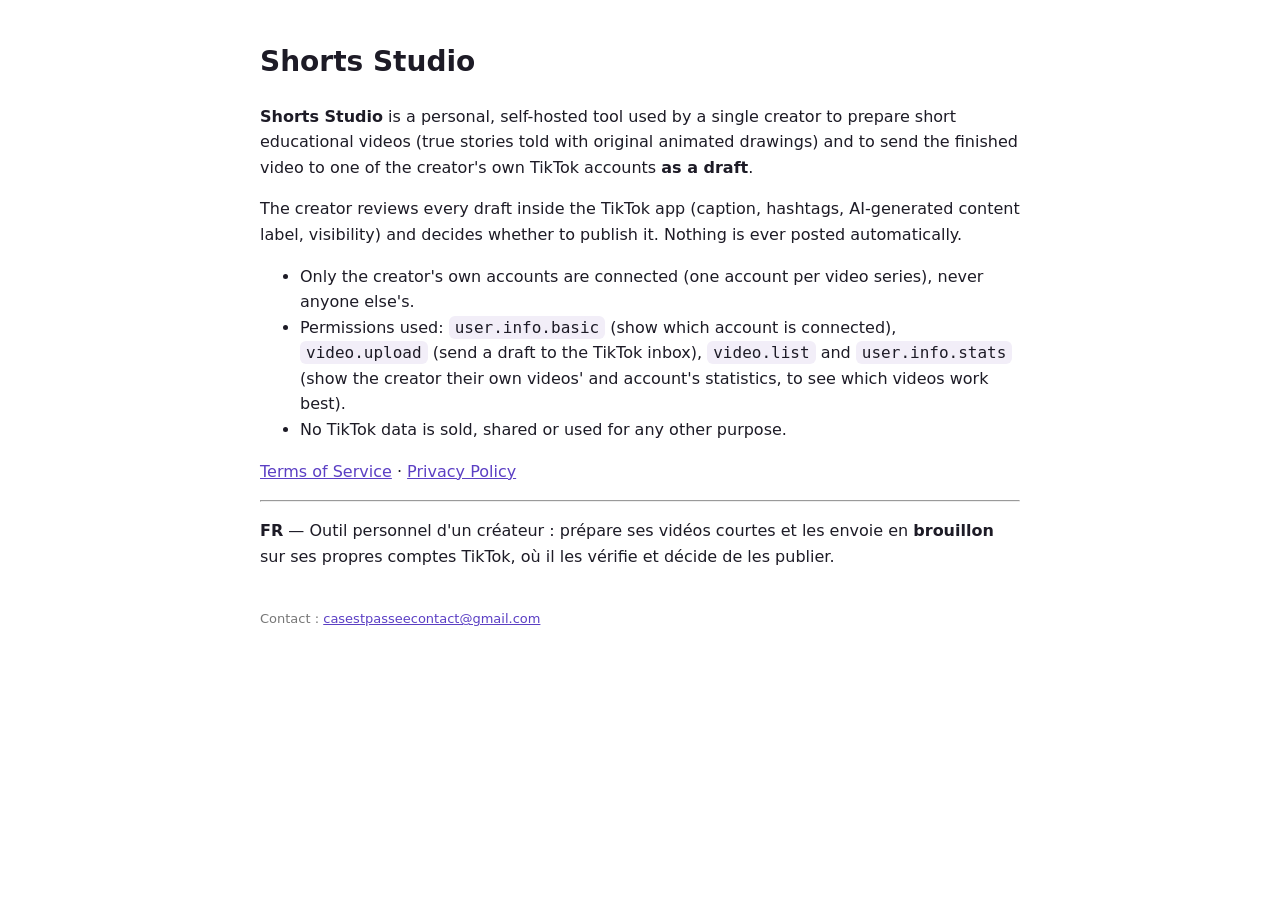
<file: index.html>
<!DOCTYPE html><html lang="en"><head><meta charset="utf-8"><meta name="viewport" content="width=device-width,initial-scale=1">
<title>Shorts Studio</title><link rel="stylesheet" href="style.css"></head><body>
<h1>Shorts Studio</h1>
<p><b>Shorts Studio</b> is a personal, self-hosted tool used by a single creator to prepare short educational videos (true stories told with original animated drawings) and to send the finished video to one of the creator's own TikTok accounts <b>as a draft</b>.</p>
<p>The creator reviews every draft inside the TikTok app (caption, hashtags, AI-generated content label, visibility) and decides whether to publish it. Nothing is ever posted automatically.</p>
<ul><li>Only the creator's own accounts are connected (one account per video series), never anyone else's.</li><li>Permissions used: <code>user.info.basic</code> (show which account is connected), <code>video.upload</code> (send a draft to the TikTok inbox), <code>video.list</code> and <code>user.info.stats</code> (show the creator their own videos' and account's statistics, to see which videos work best).</li>
<li>No TikTok data is sold, shared or used for any other purpose.</li></ul>
<p><a href="terms.html">Terms of Service</a> · <a href="privacy.html">Privacy Policy</a></p>
<hr><p lang="fr"><b>FR</b> — Outil personnel d'un créateur : prépare ses vidéos courtes et les envoie en <b>brouillon</b> sur ses propres comptes TikTok, où il les vérifie et décide de les publier.</p>
<footer>Contact : <span class="mail">casestpasseecontact [at] gmail [dot] com</span></footer><script>document.querySelectorAll(".mail").forEach(function(e){var a=["casestpasseecontact","gmail.com"].join(String.fromCharCode(64));e.innerHTML='<a href="mailto:'+a+'">'+a+'</a>';});</script></body></html>
</file>
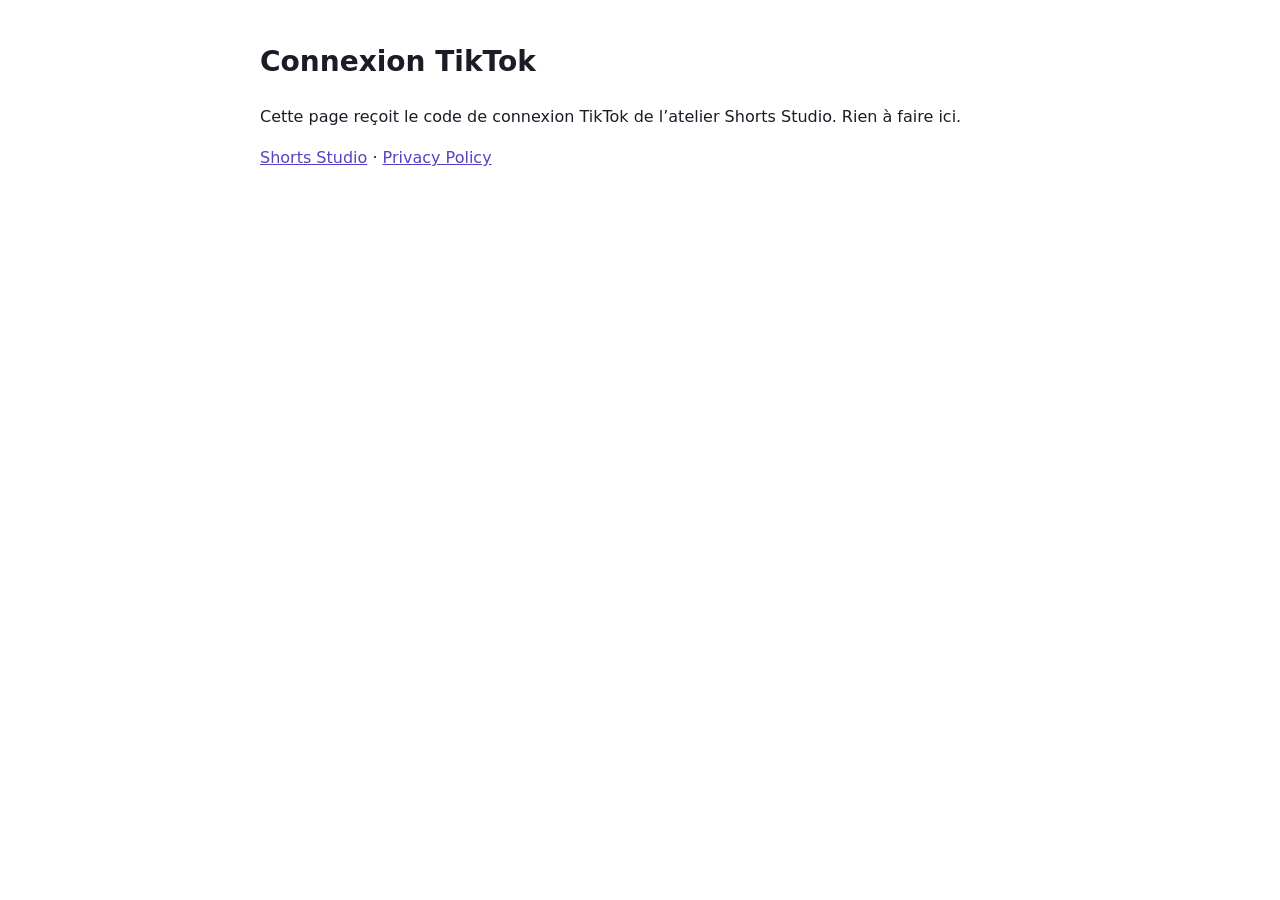
<file: callback.html>
<!DOCTYPE html><html lang="fr"><head><meta charset="utf-8"><meta name="viewport" content="width=device-width,initial-scale=1">
<title>Shorts Studio — connexion TikTok</title><link rel="stylesheet" href="style.css"></head><body>
<h1>Connexion TikTok</h1><div id="out">…</div>
<script>
const q = new URLSearchParams(location.search), code = q.get('code'), err = q.get('error');
const o = document.getElementById('out');
if (code) {
  o.innerHTML = '<p>Copie ce code et colle-le dans l’atelier (Réglages → TikTok → « Valider le code »). Il n’est valable que quelques minutes.</p><div class="code" id="c"></div><p><button id="b">Copier le code</button></p>';
  document.getElementById('c').textContent = code;
  document.getElementById('b').onclick = () => navigator.clipboard.writeText(code).then(() => { document.getElementById('b').textContent = 'Copié ✓'; });
} else if (err) {
  o.innerHTML = '<p>TikTok a refusé la connexion :</p><div class="code" id="c"></div>'; document.getElementById('c').textContent = err + ' — ' + (q.get('error_description') || '');
} else o.innerHTML = '<p>Cette page reçoit le code de connexion TikTok de l’atelier Shorts Studio. Rien à faire ici.</p>';
</script>
<p><a href="index.html">Shorts Studio</a> · <a href="privacy.html">Privacy Policy</a></p></body></html>
</file>
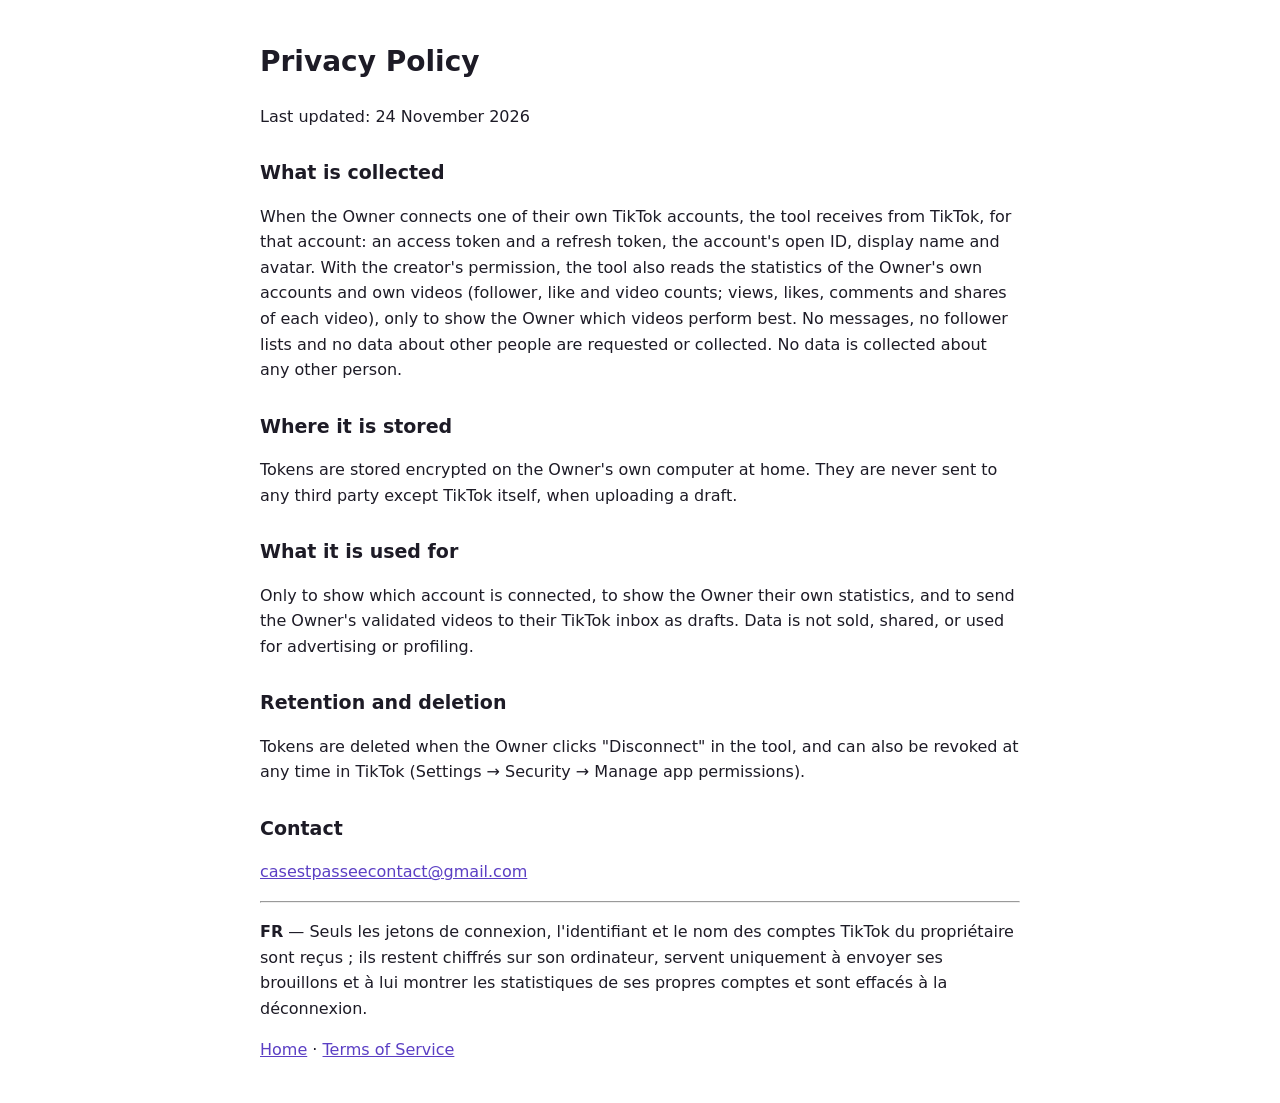
<file: privacy.html>
<!DOCTYPE html><html lang="en"><head><meta charset="utf-8"><meta name="viewport" content="width=device-width,initial-scale=1">
<title>Shorts Studio — Privacy Policy</title><link rel="stylesheet" href="style.css"></head><body>
<h1>Privacy Policy</h1><p>Last updated: 24 November 2026</p>
<h2>What is collected</h2><p>When the Owner connects one of their own TikTok accounts, the tool receives from TikTok, for that account: an access token and a refresh token, the account's open ID, display name and avatar. With the creator's permission, the tool also reads the statistics of the Owner's own accounts and own videos (follower, like and video counts; views, likes, comments and shares of each video), only to show the Owner which videos perform best. No messages, no follower lists and no data about other people are requested or collected. No data is collected about any other person.</p>
<h2>Where it is stored</h2><p>Tokens are stored encrypted on the Owner's own computer at home. They are never sent to any third party except TikTok itself, when uploading a draft.</p>
<h2>What it is used for</h2><p>Only to show which account is connected, to show the Owner their own statistics, and to send the Owner's validated videos to their TikTok inbox as drafts. Data is not sold, shared, or used for advertising or profiling.</p>
<h2>Retention and deletion</h2><p>Tokens are deleted when the Owner clicks "Disconnect" in the tool, and can also be revoked at any time in TikTok (Settings → Security → Manage app permissions).</p>
<h2>Contact</h2><p><span class="mail">casestpasseecontact [at] gmail [dot] com</span></p>
<hr><p lang="fr"><b>FR</b> — Seuls les jetons de connexion, l'identifiant et le nom des comptes TikTok du propriétaire sont reçus ; ils restent chiffrés sur son ordinateur, servent uniquement à envoyer ses brouillons et à lui montrer les statistiques de ses propres comptes et sont effacés à la déconnexion.</p>
<p><a href="index.html">Home</a> · <a href="terms.html">Terms of Service</a></p><script>document.querySelectorAll(".mail").forEach(function(e){var a=["casestpasseecontact","gmail.com"].join(String.fromCharCode(64));e.innerHTML='<a href="mailto:'+a+'">'+a+'</a>';});</script></body></html>
</file>
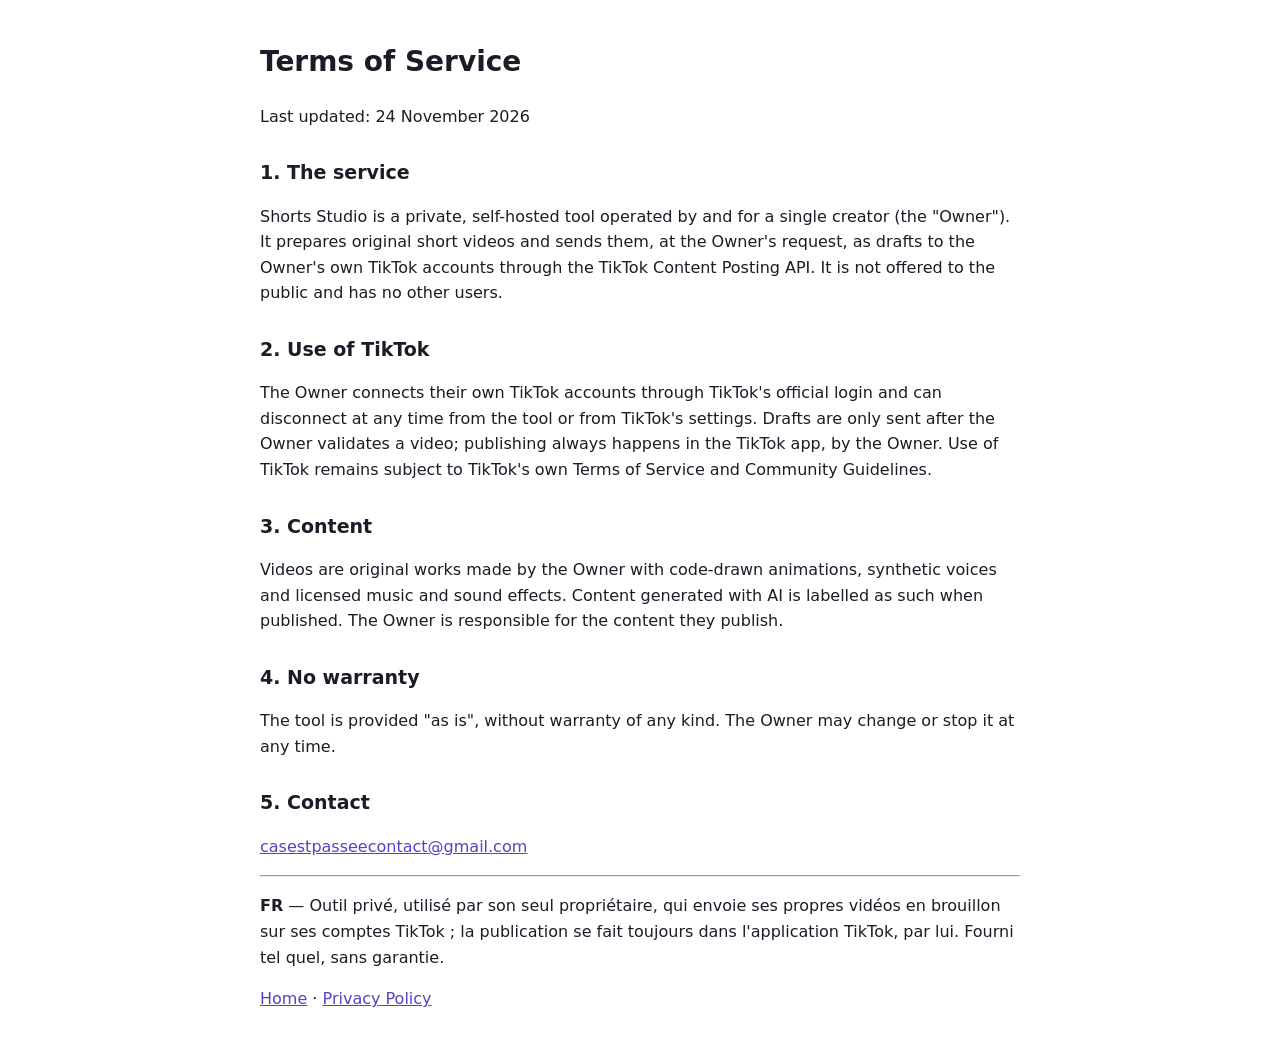
<file: terms.html>
<!DOCTYPE html><html lang="en"><head><meta charset="utf-8"><meta name="viewport" content="width=device-width,initial-scale=1">
<title>Shorts Studio — Terms of Service</title><link rel="stylesheet" href="style.css"></head><body>
<h1>Terms of Service</h1><p>Last updated: 24 November 2026</p>
<h2>1. The service</h2><p>Shorts Studio is a private, self-hosted tool operated by and for a single creator (the "Owner"). It prepares original short videos and sends them, at the Owner's request, as drafts to the Owner's own TikTok accounts through the TikTok Content Posting API. It is not offered to the public and has no other users.</p>
<h2>2. Use of TikTok</h2><p>The Owner connects their own TikTok accounts through TikTok's official login and can disconnect at any time from the tool or from TikTok's settings. Drafts are only sent after the Owner validates a video; publishing always happens in the TikTok app, by the Owner. Use of TikTok remains subject to TikTok's own Terms of Service and Community Guidelines.</p>
<h2>3. Content</h2><p>Videos are original works made by the Owner with code-drawn animations, synthetic voices and licensed music and sound effects. Content generated with AI is labelled as such when published. The Owner is responsible for the content they publish.</p>
<h2>4. No warranty</h2><p>The tool is provided "as is", without warranty of any kind. The Owner may change or stop it at any time.</p>
<h2>5. Contact</h2><p><span class="mail">casestpasseecontact [at] gmail [dot] com</span></p>
<hr><p lang="fr"><b>FR</b> — Outil privé, utilisé par son seul propriétaire, qui envoie ses propres vidéos en brouillon sur ses comptes TikTok ; la publication se fait toujours dans l'application TikTok, par lui. Fourni tel quel, sans garantie.</p>
<p><a href="index.html">Home</a> · <a href="privacy.html">Privacy Policy</a></p><script>document.querySelectorAll(".mail").forEach(function(e){var a=["casestpasseecontact","gmail.com"].join(String.fromCharCode(64));e.innerHTML='<a href="mailto:'+a+'">'+a+'</a>';});</script></body></html>
</file>
<file: style.css>
body{font-family:system-ui,-apple-system,Segoe UI,Roboto,sans-serif;max-width:760px;margin:40px auto;padding:0 20px;line-height:1.6;color:#1d1b26}
h1{font-size:28px}h2{font-size:19px;margin-top:28px}code,.code{font-family:ui-monospace,Menlo,monospace;background:#f2eef8;padding:2px 6px;border-radius:6px}
.code{display:block;padding:14px;font-size:15px;word-break:break-all}button{font:inherit;padding:10px 16px;border-radius:10px;border:0;background:#2a1f45;color:#fff;cursor:pointer}
footer{margin-top:40px;font-size:13px;color:#777}a{color:#5b3fc4}
</file>
